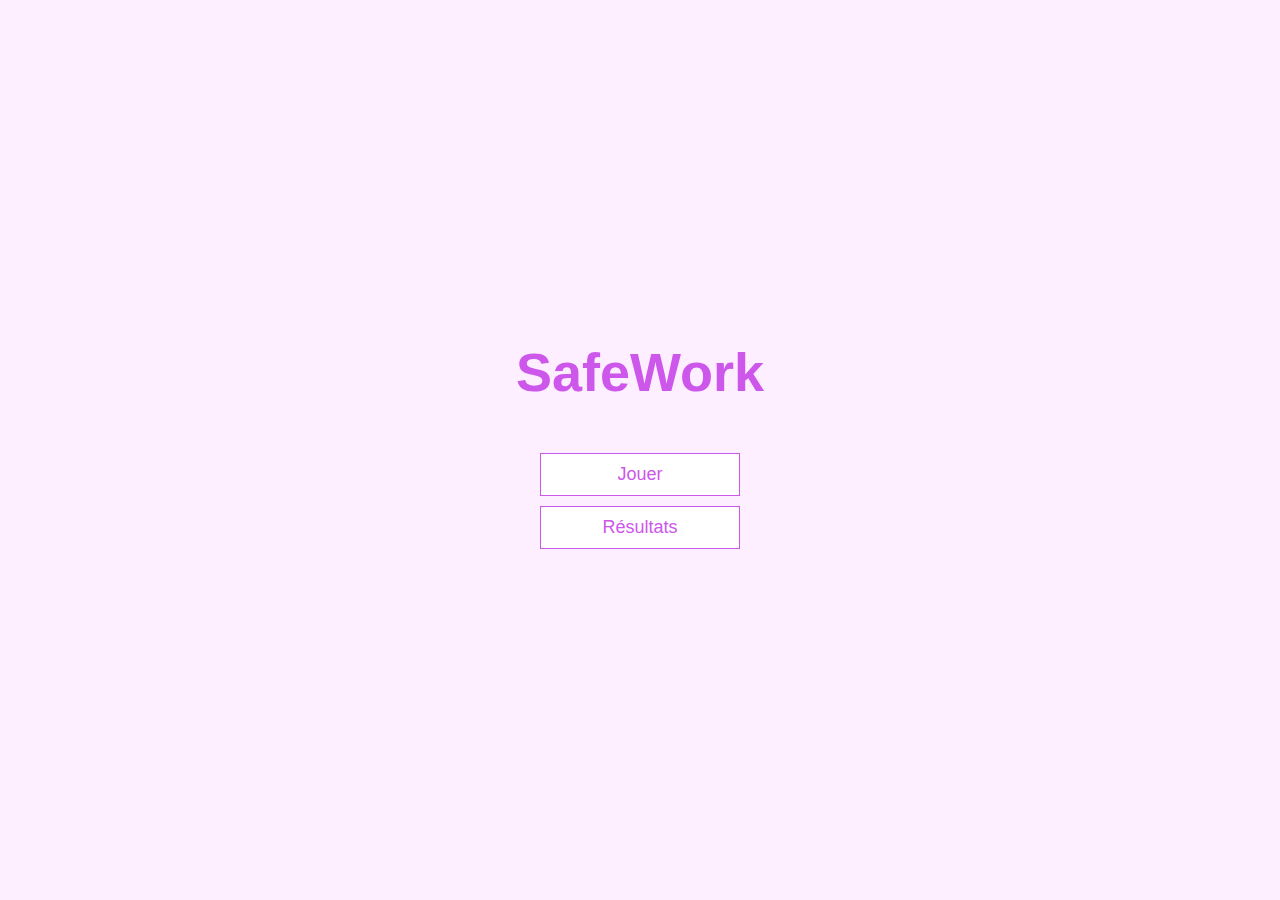
<file: index.html>
<!DOCTYPE html>
<html lang="en">
  <head>
    <meta charset="UTF-8" />
    <meta name="viewport" content="width=device-width, initial-scale=1.0" />
    <meta http-equiv="X-UA-Compatible" content="ie=edge" />
    <title>Quizzify</title>
    <link rel="stylesheet" href="./app.css" />
    <link rel="icon" type="image/jpg" href="./assets/logo.jpg">
    <meta name="google-site-verification" content="iNzSj2wvdEOVu1PtrK5FfEiu_teOG2LQn5i3kg-xozQ" />
  </head>
  <script async src="https://pagead2.googlesyndication.com/pagead/js/adsbygoogle.js?client=ca-pub-3775445581945009"
     crossorigin="anonymous"></script>
  <body>
    <div class="container">
      <div id="home" class="flex-center flex-column">
        <h1>SafeWork</h1>
        <a class="btn" href="./game.html">Jouer</a>
        <a class="btn" href="./highscores.html">Résultats</a>
      </div>
    </div>
  </body>
</html>
</file>
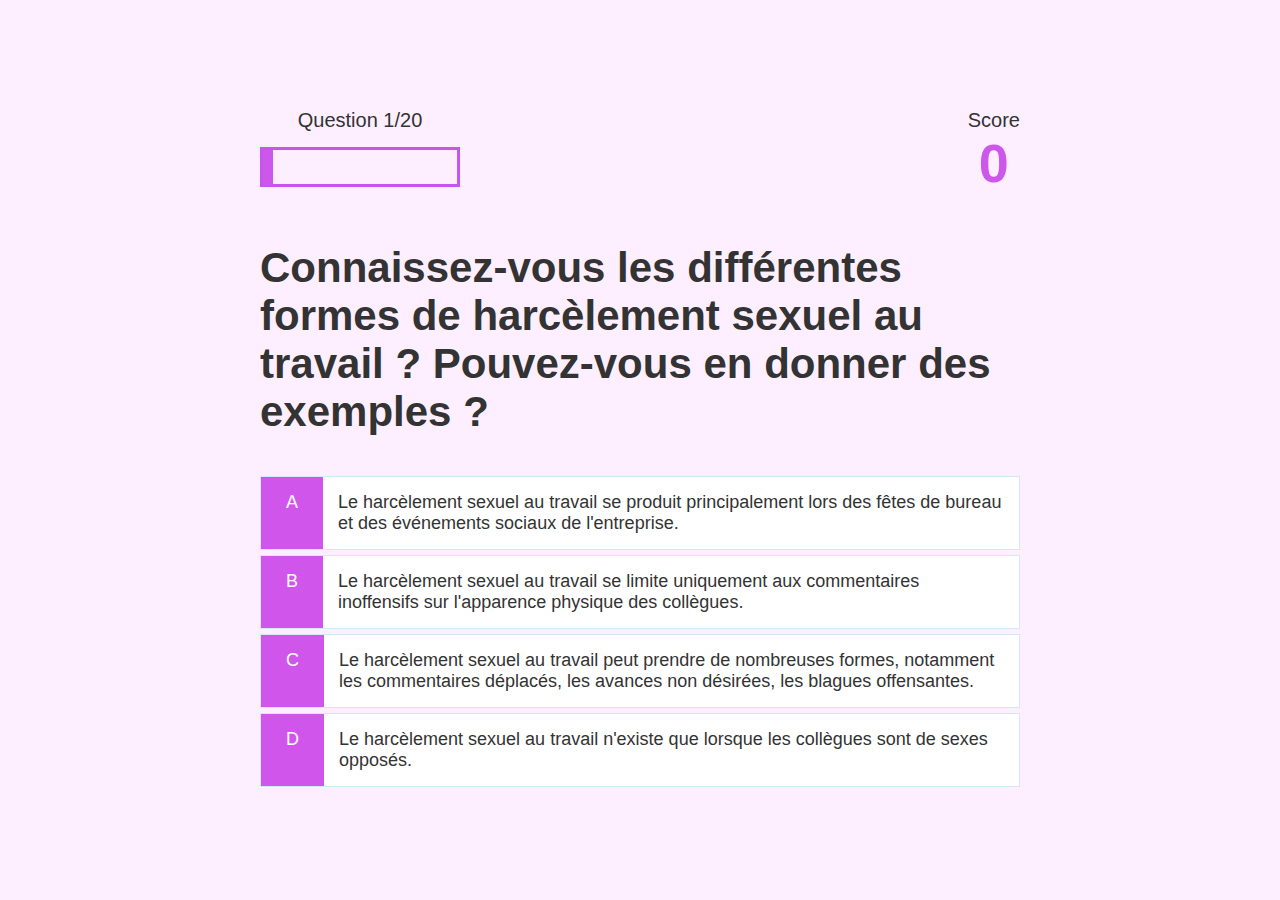
<file: game.html>
<!DOCTYPE html>
<html lang="en">
  <head>
    <meta charset="UTF-8" />
    <meta name="viewport" content="width=device-width, initial-scale=1.0" />
    <meta http-equiv="X-UA-Compatible" content="ie=edge" />
    <title>Quizzify - Play</title>
    <link rel="stylesheet" href="./app.css" />
    <link rel="stylesheet" href="./game.css" />
    <link rel="icon" type="image/jpg" href="./assets/play.jpg">
  </head>
  <script async src="https://pagead2.googlesyndication.com/pagead/js/adsbygoogle.js?client=ca-pub-3775445581945009"
     crossorigin="anonymous"></script>
  <body>
    <div class="container">
      <div id="loader"></div>
      <div id="game" class="justify-center flex-column hidden">
        <div id="hud">
          <div id="hud-item">
            <p id="progressText" class="hud-prefix">
              Question
            </p>
            <div id="progressBar">
              <div id="progressBarFull"></div>
            </div>
          </div>
          <div id="hud-item">
            <p class="hud-prefix">
              Score
            </p>
            <h1 class="hud-main-text" id="score">
              0
            </h1>
          </div>
        </div>
        <h2 id="question"></h2>
        <div class="choice-container">
          <p class="choice-prefix">A</p>
          <p class="choice-text" data-number="1"></p>
        </div>
        <div class="choice-container">
          <p class="choice-prefix">B</p>
          <p class="choice-text" data-number="2"></p>
        </div>
        <div class="choice-container">
          <p class="choice-prefix">C</p>
          <p class="choice-text" data-number="3"></p>
        </div>
        <div class="choice-container">
          <p class="choice-prefix">D</p>
          <p class="choice-text" data-number="4"></p>
        </div>
      </div>
    </div>
    <script src="./game.js"></script>
  </body>
</html>
</file>
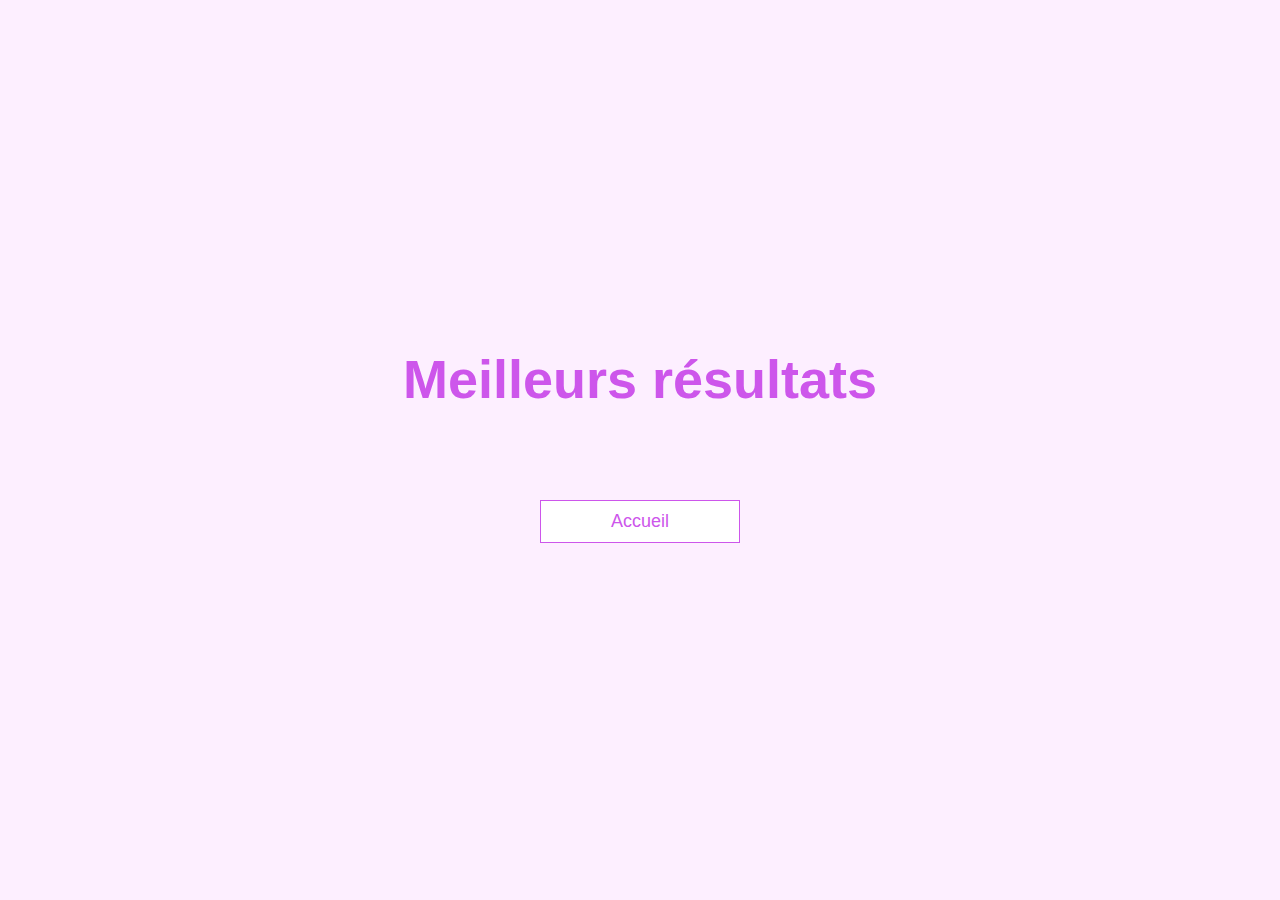
<file: highscores.html>
<!DOCTYPE html>
<html lang="en">
  <head>
    <meta charset="UTF-8" />
    <meta name="viewport" content="width=device-width, initial-scale=1.0" />
    <meta http-equiv="X-UA-Compatible" content="ie=edge" />
    <title>Meilleurs résultats</title>
    <link rel="stylesheet" href="./app.css" />
    <link rel="stylesheet" href="./highscores.css" />
    <link rel="icon" href="icon_path" type="image/x-icon">
  </head>
  <script async src="https://pagead2.googlesyndication.com/pagead/js/adsbygoogle.js?client=ca-pub-3775445581945009"
     crossorigin="anonymous"></script>
  <body>
    <div class="container">
      <div id="highScores" class="flex-center flex-column">
        <h1 id="finalScore">Meilleurs résultats</h1>
        <ul id="highScoresList"></ul>
        <a class="btn" href="index.html">Accueil</a>
      </div>
    </div>
    <script src="./highscores.js"></script>
  </body>
</html>
</file>
<file: app.css>
:root {
  background-color: #fdefff;
  font-size: 62.5%;
}

* {
  box-sizing: border-box;
  font-family: Arial, Helvetica, sans-serif;
  margin: 0;
  padding: 0;
  color: #333;
}

h1,
h2,
h3,
h4 {
  margin-bottom: 1rem;
}

h1 {
  font-size: 5.4rem;
  color: #cd56eb;
  margin-bottom: 5rem;
}

h1 > span {
  font-size: 2.4rem;
  font-weight: 500;
}

h2 {
  font-size: 4.2rem;
  margin-bottom: 4rem;
  font-weight: 700;
}

h3 {
  font-size: 2.8rem;
  font-weight: 500;
}

/* UTILITIES */

.container {
  width: 100vw;
  height: 100vh;
  display: flex;
  justify-content: center;
  align-items: center;
  max-width: 80rem;
  margin: 0 auto;
  padding: 2rem;
}

.container > * {
  width: 100%;
}

.flex-column {
  display: flex;
  flex-direction: column;
}

.flex-center {
  justify-content: center;
  align-items: center;
}

.justify-center {
  justify-content: center;
}

.text-center {
  text-align: center;
}

.hidden {
  display: none;
}

/* BUTTONS */
.btn {
  font-size: 1.8rem;
  padding: 1rem 0;
  width: 20rem;
  text-align: center;
  border: 0.1rem solid #cd56eb;
  margin-bottom: 1rem;
  text-decoration: none;
  color: #cd56eb;
  background-color: white;
}

.btn:hover {
  cursor: pointer;
  box-shadow: 0 0.4rem 1.4rem 0 rgba(205, 86, 235, 0.5);
  transform: translateY(-0.1rem);
  transition: transform 150ms;
}

.btn[disabled]:hover {
  cursor: not-allowed;
  box-shadow: none;
  transform: none;
}

/* FORMS */
form {
  width: 100%;
  display: flex;
  flex-direction: column;
  align-items: center;
}

input {
  margin-bottom: 1rem;
  width: 20rem;
  padding: 1.5rem;
  font-size: 1.8rem;
  border: none;
  box-shadow: 0 0.1rem 1.4rem 0 rgba(210, 86, 235, 0.5);
}

input::placeholder {
  color: #aaa;
}
</file>
<file: game.css>
.choice-container {
  display: flex;
  margin-bottom: 0.5rem;
  width: 100%;
  font-size: 1.8rem;
  border: 0.1rem solid rgb(86, 165, 235, 0.25);
  background-color: white;
}

.choice-container:hover {
  cursor: pointer;
  box-shadow: 0 0.4rem 1.4rem 0 rgba(213, 86, 235, 0.5);
  transform: translateY(-0.1rem);
  transition: transform 150ms;
}

.choice-prefix {
  padding: 1.5rem 2.5rem;
  background-color: #d056eb;
  color: white;
}

.choice-text {
  padding: 1.5rem;
  width: 100%;
}

.correct {
  background-color: #81c781;
}

.incorrect {
  background-color: 	#FF9999;
}

/* HUD */

#hud {
  display: flex;
  justify-content: space-between;
}

.hud-prefix {
  text-align: center;
  font-size: 2rem;
}

.hud-main-text {
  text-align: center;
}

#progressBar {
  width: 20rem;
  height: 4rem;
  border: 0.3rem solid #c656eb;
  margin-top: 1.5rem;
}

#progressBarFull {
  height: 3.6rem;
  background-color: #cd56eb;
  width: 0%;
}

/* LOADER */
#loader {
  border: 1.6rem solid white;
  border-radius: 50%;
  border-top: 1.6rem solid #cd56eb;
  width: 12rem;
  height: 12rem;
  animation: spin 2s linear infinite;
}

@keyframes spin {
  0% {
    transform: rotate(0deg);
  }
  100% {
    transform: rotate(360deg);
  }
}
</file>
<file: highscores.css>
#highScoresList {
  list-style: none;
  padding-left: 0;
  margin-bottom: 4rem;
}

.high-score {
  font-size: 2.8rem;
  margin-bottom: 0.5rem;
}

.high-score:hover {
  transform: scale(1.025);
}
</file>
